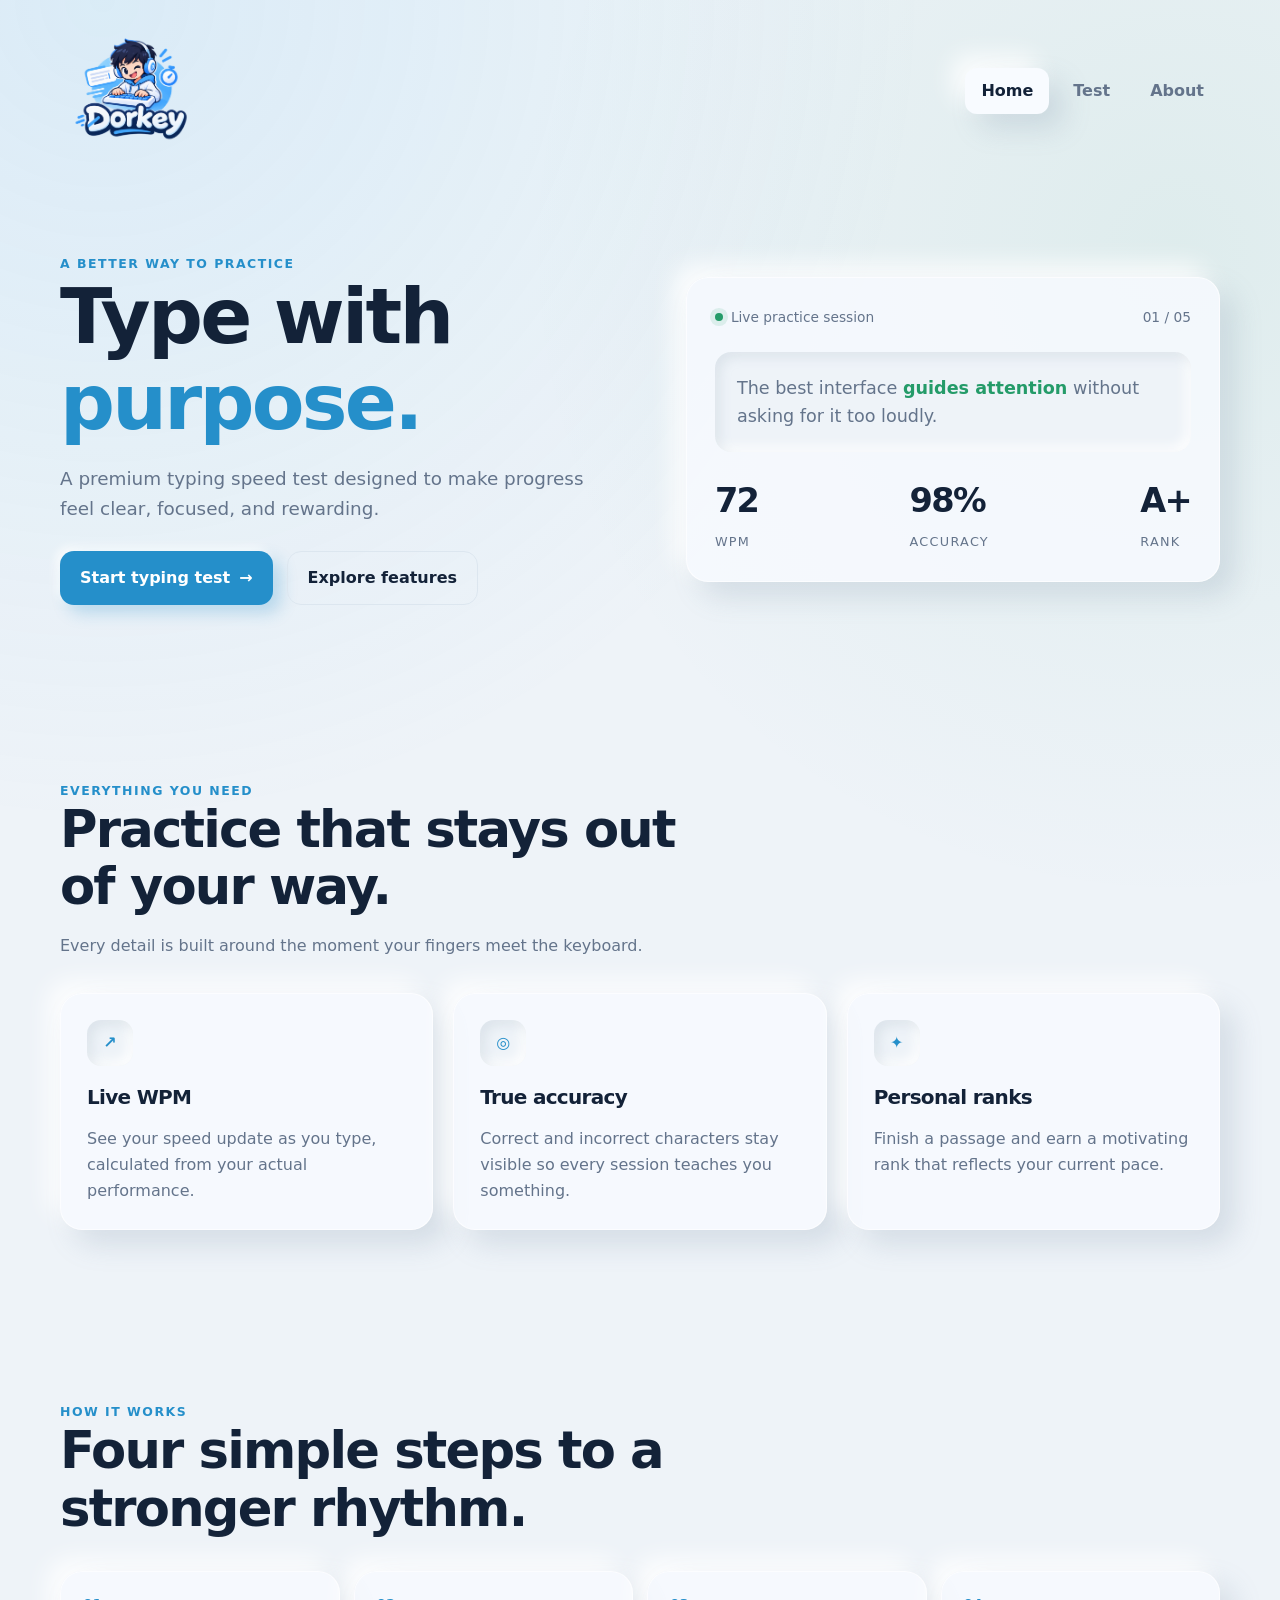
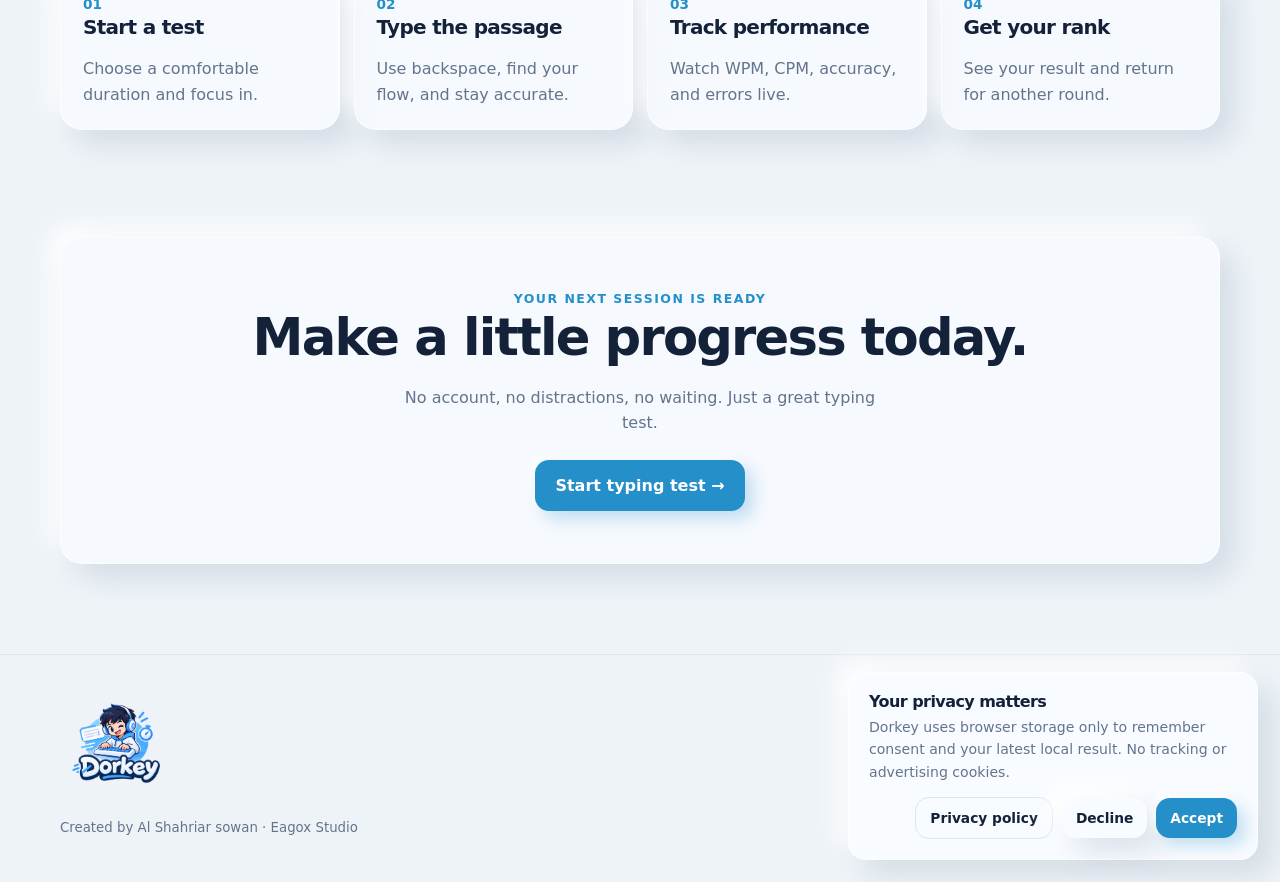
<file: index.html>
<!doctype html>
<html lang="en">
<head>
  <meta charset="utf-8">
  <meta name="viewport" content="width=device-width, initial-scale=1">

  <!-- Primary SEO -->
  <title>Dorkey — Free Typing Speed Test &amp; Online Typing Test</title>

  <meta
    name="description"
    content="Test and improve your typing speed with Dorkey. Take a free online typing speed test with live WPM, CPM, accuracy, errors, timed tests, and instant results."
  >

  <meta name="robots" content="index, follow">
  <meta name="author" content="Dorkey">
  <meta name="theme-color" content="#ffffff">

  <link rel="canonical" href="https://dorkey.vercel.app/">

  <!-- =========================================================
       OPEN GRAPH / WHATSAPP / FACEBOOK / DISCORD / LINKEDIN
       ========================================================= -->

  <meta
    property="og:title"
    content="Dorkey — Free Typing Speed Test &amp; Online Typing Test"
  >

  <meta
    property="og:description"
    content="Build speed, accuracy, and confidence with a focused free online typing test."
  >

  <meta
    property="og:url"
    content="https://dorkey.vercel.app/"
  >

  <meta
    property="og:type"
    content="website"
  >

  <meta
    property="og:site_name"
    content="Dorkey"
  >

  <!-- IMPORTANT: WhatsApp/social preview image -->
  <meta
    property="og:image"
    content="https://dorkey.vercel.app/assets/link.jpg"
  >

  <meta
    property="og:image:secure_url"
    content="https://dorkey.vercel.app/assets/link.jpg"
  >

  <meta
    property="og:image:type"
    content="image/jpeg"
  >

  <meta
    property="og:image:alt"
    content="Dorkey — Free Typing Speed Test"
  >

  <!-- =========================================================
       TWITTER / X
       ========================================================= -->

  <meta
    name="twitter:card"
    content="summary_large_image"
  >

  <meta
    name="twitter:title"
    content="Dorkey — Free Typing Speed Test"
  >

  <meta
    name="twitter:description"
    content="Practice typing with live WPM, CPM, accuracy, and instant private results."
  >

  <meta
    name="twitter:image"
    content="https://dorkey.vercel.app/assets/link.jpg"
  >

  <meta
    name="twitter:image:alt"
    content="Dorkey — Free Typing Speed Test"
  >

  <!-- =========================================================
       FAVICON / APP ICONS
       ========================================================= -->

  <link
    rel="icon"
    type="image/png"
    href="assets/dorkey-favicon.png"
  >

  <link
    rel="apple-touch-icon"
    href="assets/dorkey-icon.png"
  >

  <!-- Styles -->
  <link rel="stylesheet" href="css/style.css">

  <!-- =========================================================
       STRUCTURED DATA
       ========================================================= -->

  <script type="application/ld+json">
  {
    "@context": "https://schema.org",
    "@graph": [
      {
        "@type": "WebSite",
        "name": "Dorkey",
        "url": "https://dorkey.vercel.app/",
        "description": "A free online typing speed test."
      },
      {
        "@type": "Organization",
        "name": "Dorkey",
        "url": "https://dorkey.vercel.app/",
        "logo": "https://dorkey.vercel.app/assets/dorkey-logo.png"
      },
      {
        "@type": "WebPage",
        "name": "Dorkey Free Typing Speed Test",
        "url": "https://dorkey.vercel.app/"
      }
    ]
  }
  </script>
</head>

<body>

  <!-- =========================================================
       NAVIGATION
       ========================================================= -->

  <header class="topbar">
    <div class="shell nav">

      <a
        class="brand"
        href="index.html"
        aria-label="Dorkey home"
      >
        <img
          src="assets/dorkey-logo.png"
          alt="Dorkey"
        >
      </a>

      <button
        class="nav-toggle"
        aria-expanded="false"
        aria-label="Open menu"
      >
        Menu
      </button>

      <nav class="nav-links">
        <a
          href="index.html"
          aria-current="page"
        >
          Home
        </a>

        <a href="pages/test.html">
          Test
        </a>

        <a href="pages/about.html">
          About
        </a>
      </nav>

    </div>
  </header>


  <!-- =========================================================
       MAIN CONTENT
       ========================================================= -->

  <main>

    <!-- HERO -->
    <section class="shell hero">

      <div class="animate">

        <div class="eyebrow">
          A better way to practice
        </div>

        <h1>
          Type with
          <span style="color:var(--blue-dark)">
            purpose.
          </span>
        </h1>

        <p class="lead">
          A premium typing speed test designed to make progress feel
          clear, focused, and rewarding.
        </p>

        <div class="actions">

          <a
            class="button primary"
            href="pages/test.html"
          >
            Start typing test
            <span aria-hidden="true">→</span>
          </a>

          <a
            class="button ghost"
            href="#features"
          >
            Explore features
          </a>

        </div>

      </div>


      <div class="hero-card animate delay-2">

        <div class="mini-top">

          <span class="status-dot">
            Live practice session
          </span>

          <span>
            01 / 05
          </span>

        </div>

        <div class="preview-text">
          The best interface
          <strong>guides attention</strong>
          without asking for it too loudly.
        </div>

        <div class="metric-row">

          <div class="metric">
            <b>72</b>
            <span>WPM</span>
          </div>

          <div class="metric">
            <b>98%</b>
            <span>Accuracy</span>
          </div>

          <div class="metric">
            <b>A+</b>
            <span>Rank</span>
          </div>

        </div>

      </div>

    </section>


    <!-- FEATURES -->
    <section
      id="features"
      class="section"
    >

      <div class="shell">

        <div class="section-heading">

          <div class="eyebrow">
            Everything you need
          </div>

          <h2>
            Practice that stays out of your way.
          </h2>

          <p>
            Every detail is built around the moment your fingers meet
            the keyboard.
          </p>

        </div>


        <div class="grid-3">

          <article class="card feature animate">

            <div class="feature-icon">
              ↗
            </div>

            <h3>
              Live WPM
            </h3>

            <p>
              See your speed update as you type, calculated from your
              actual performance.
            </p>

          </article>


          <article class="card feature animate delay-1">

            <div class="feature-icon">
              ◎
            </div>

            <h3>
              True accuracy
            </h3>

            <p>
              Correct and incorrect characters stay visible so every
              session teaches you something.
            </p>

          </article>


          <article class="card feature animate delay-2">

            <div class="feature-icon">
              ✦
            </div>

            <h3>
              Personal ranks
            </h3>

            <p>
              Finish a passage and earn a motivating rank that reflects
              your current pace.
            </p>

          </article>

        </div>

      </div>

    </section>


    <!-- HOW IT WORKS -->
    <section class="section">

      <div class="shell">

        <div class="section-heading">

          <div class="eyebrow">
            How it works
          </div>

          <h2>
            Four simple steps to a stronger rhythm.
          </h2>

        </div>


        <div class="steps">

          <article class="card step">

            <div class="step-num">
              01
            </div>

            <h3>
              Start a test
            </h3>

            <p>
              Choose a comfortable duration and focus in.
            </p>

          </article>


          <article class="card step">

            <div class="step-num">
              02
            </div>

            <h3>
              Type the passage
            </h3>

            <p>
              Use backspace, find your flow, and stay accurate.
            </p>

          </article>


          <article class="card step">

            <div class="step-num">
              03
            </div>

            <h3>
              Track performance
            </h3>

            <p>
              Watch WPM, CPM, accuracy, and errors live.
            </p>

          </article>


          <article class="card step">

            <div class="step-num">
              04
            </div>

            <h3>
              Get your rank
            </h3>

            <p>
              See your result and return for another round.
            </p>

          </article>

        </div>

      </div>

    </section>


    <!-- CTA -->
    <section class="shell card cta">

      <div class="eyebrow">
        Your next session is ready
      </div>

      <h2>
        Make a little progress today.
      </h2>

      <p>
        No account, no distractions, no waiting. Just a great typing test.
      </p>

      <a
        class="button primary"
        href="pages/test.html"
      >
        Start typing test →
      </a>

    </section>

  </main>


  <!-- =========================================================
       FOOTER
       ========================================================= -->

  <footer class="footer">

    <div class="shell footer-inner">

      <div>

        <img
          src="assets/dorkey-logo.png"
          alt="Dorkey"
        >

        <small>
          Created by

          <a
            href="https://alshahriarsayon.vercel.app/"
            target="_blank"
            rel="noopener"
          >
            Al Shahriar sowan
          </a>

          ·

          <a
            href="https://eagoxstudio.vercel.app/"
            target="_blank"
            rel="noopener"
          >
            Eagox Studio
          </a>
        </small>

      </div>


      <nav class="footer-links">

        <a href="index.html">
          Home
        </a>

        <a href="pages/test.html">
          Test
        </a>

        <a href="pages/about.html">
          About
        </a>

        <a href="pages/privacy.html">
          Privacy
        </a>

      </nav>

    </div>

  </footer>


  <!-- =========================================================
       PRIVACY CONSENT
       ========================================================= -->

  <aside
    class="consent"
    id="consent"
    hidden
  >

    <h3>
      Your privacy matters
    </h3>

    <p>
      Dorkey uses browser storage only to remember consent and your
      latest local result. No tracking or advertising cookies.
    </p>

    <div class="consent-actions">

      <a
        href="pages/privacy.html"
        class="button ghost"
      >
        Privacy policy
      </a>

      <button
        id="decline-consent"
        class="button"
      >
        Decline
      </button>

      <button
        id="accept-consent"
        class="button primary"
      >
        Accept
      </button>

    </div>

  </aside>


  <!-- JavaScript -->
  <script
    type="module"
    src="js/main.js"
  ></script>

</body>
</html>
</file>
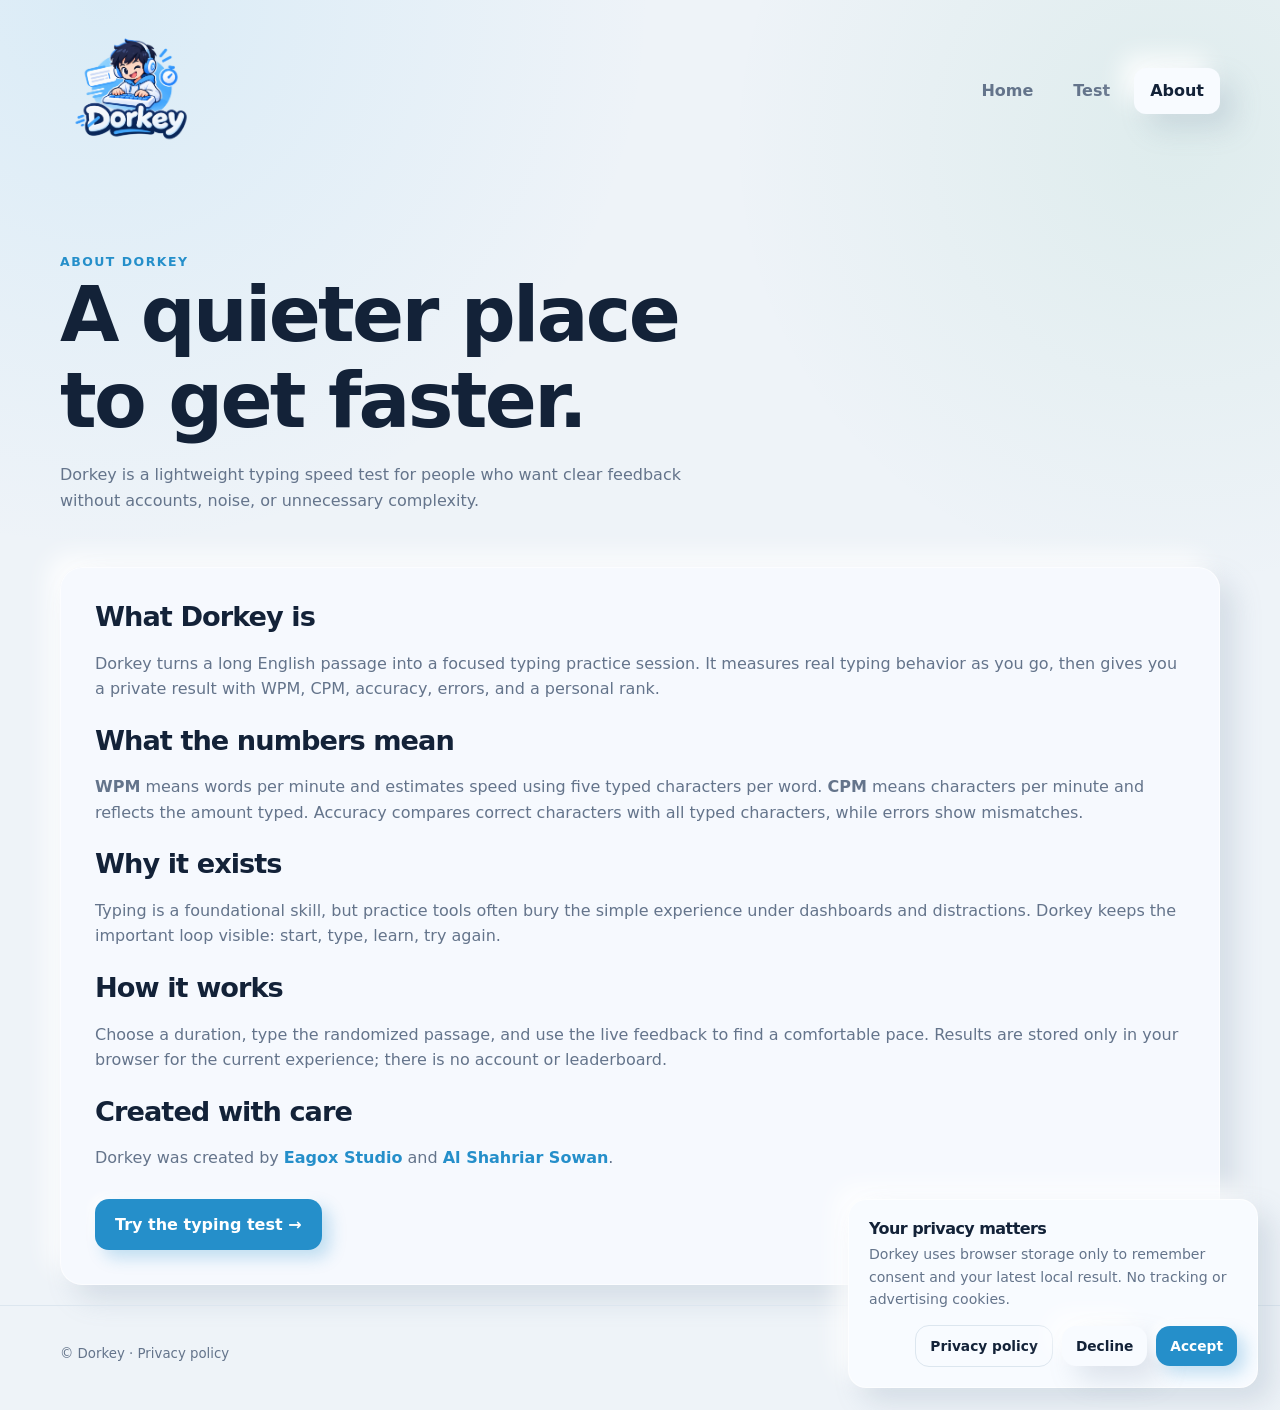
<file: pages/about.html>
<!doctype html>
<html lang="en"><head><meta charset="utf-8"><meta name="viewport" content="width=device-width, initial-scale=1"><title>About Dorkey — Online Typing Speed Test</title><meta name="description" content="Learn what Dorkey is, why it exists, and how its private browser-based typing speed test measures WPM, CPM, accuracy, and timed performance."><link rel="canonical" href="https://dorkey.vercel.app/pages/about.html"><meta property="og:title" content="About Dorkey — Online Typing Speed Test"><meta property="og:description" content="Learn how Dorkey makes typing practice focused, measurable, and private."><meta property="og:url" content="https://dorkey.vercel.app/pages/about.html"><meta property="og:type" content="website"><meta property="og:site_name" content="Dorkey"><meta property="og:image" content="https://dorkey.vercel.app/assets/dorkey-logo.png"><meta name="twitter:card" content="summary"><meta name="twitter:title" content="About Dorkey"><meta name="twitter:description" content="Learn how Dorkey's online typing test works."><meta name="twitter:image" content="https://dorkey.vercel.app/assets/dorkey-logo.png"><link rel="icon" type="image/png" href="../assets/dorkey-favicon.png"><link rel="apple-touch-icon" href="../assets/dorkey-icon.png"><link rel="stylesheet" href="../css/style.css"></head>
<body><header class="topbar"><div class="shell nav"><a class="brand" href="../index.html"><img src="../assets/dorkey-logo.png" alt="Dorkey"></a><button class="nav-toggle" aria-expanded="false" aria-label="Open menu">Menu</button><nav class="nav-links"><a href="../index.html">Home</a><a href="test.html">Test</a><a href="about.html" aria-current="page">About</a></nav></div></header>
<main class="shell"><section class="page-intro"><div class="eyebrow">About Dorkey</div><h1>A quieter place to get faster.</h1><p>Dorkey is a lightweight typing speed test for people who want clear feedback without accounts, noise, or unnecessary complexity.</p></section><section class="card content-card"><h2>What Dorkey is</h2><p>Dorkey turns a long English passage into a focused typing practice session. It measures real typing behavior as you go, then gives you a private result with WPM, CPM, accuracy, errors, and a personal rank.</p><h2>What the numbers mean</h2><p><strong>WPM</strong> means words per minute and estimates speed using five typed characters per word. <strong>CPM</strong> means characters per minute and reflects the amount typed. Accuracy compares correct characters with all typed characters, while errors show mismatches.</p><h2>Why it exists</h2><p>Typing is a foundational skill, but practice tools often bury the simple experience under dashboards and distractions. Dorkey keeps the important loop visible: start, type, learn, try again.</p><h2>How it works</h2><p>Choose a duration, type the randomized passage, and use the live feedback to find a comfortable pace. Results are stored only in your browser for the current experience; there is no account or leaderboard.</p><h2>Created with care</h2><p>Dorkey was created by <a href="https://eagoxstudio.vercel.app/" target="_blank" rel="noopener" style="color:var(--blue-dark);font-weight:800">Eagox Studio</a> and <a href="https://alshahriarsayon.vercel.app/" target="_blank" rel="noopener" style="color:var(--blue-dark);font-weight:800">Al Shahriar Sowan</a>.</p><div class="actions"><a class="button primary" href="test.html">Try the typing test →</a></div></section></main>
<footer class="footer"><div class="shell footer-inner"><small>© Dorkey · <a href="privacy.html">Privacy policy</a></small><nav class="footer-links"><a href="../index.html">Home</a><a href="test.html">Test</a></nav></div></footer><script type="application/ld+json">{"@context":"https://schema.org","@type":"AboutPage","name":"About Dorkey","url":"https://dorkey.vercel.app/pages/about.html","isPartOf":{"@type":"WebSite","name":"Dorkey","url":"https://dorkey.vercel.app/"}}</script><script type="module" src="../js/main.js?v=production"></script></body></html>
</file>
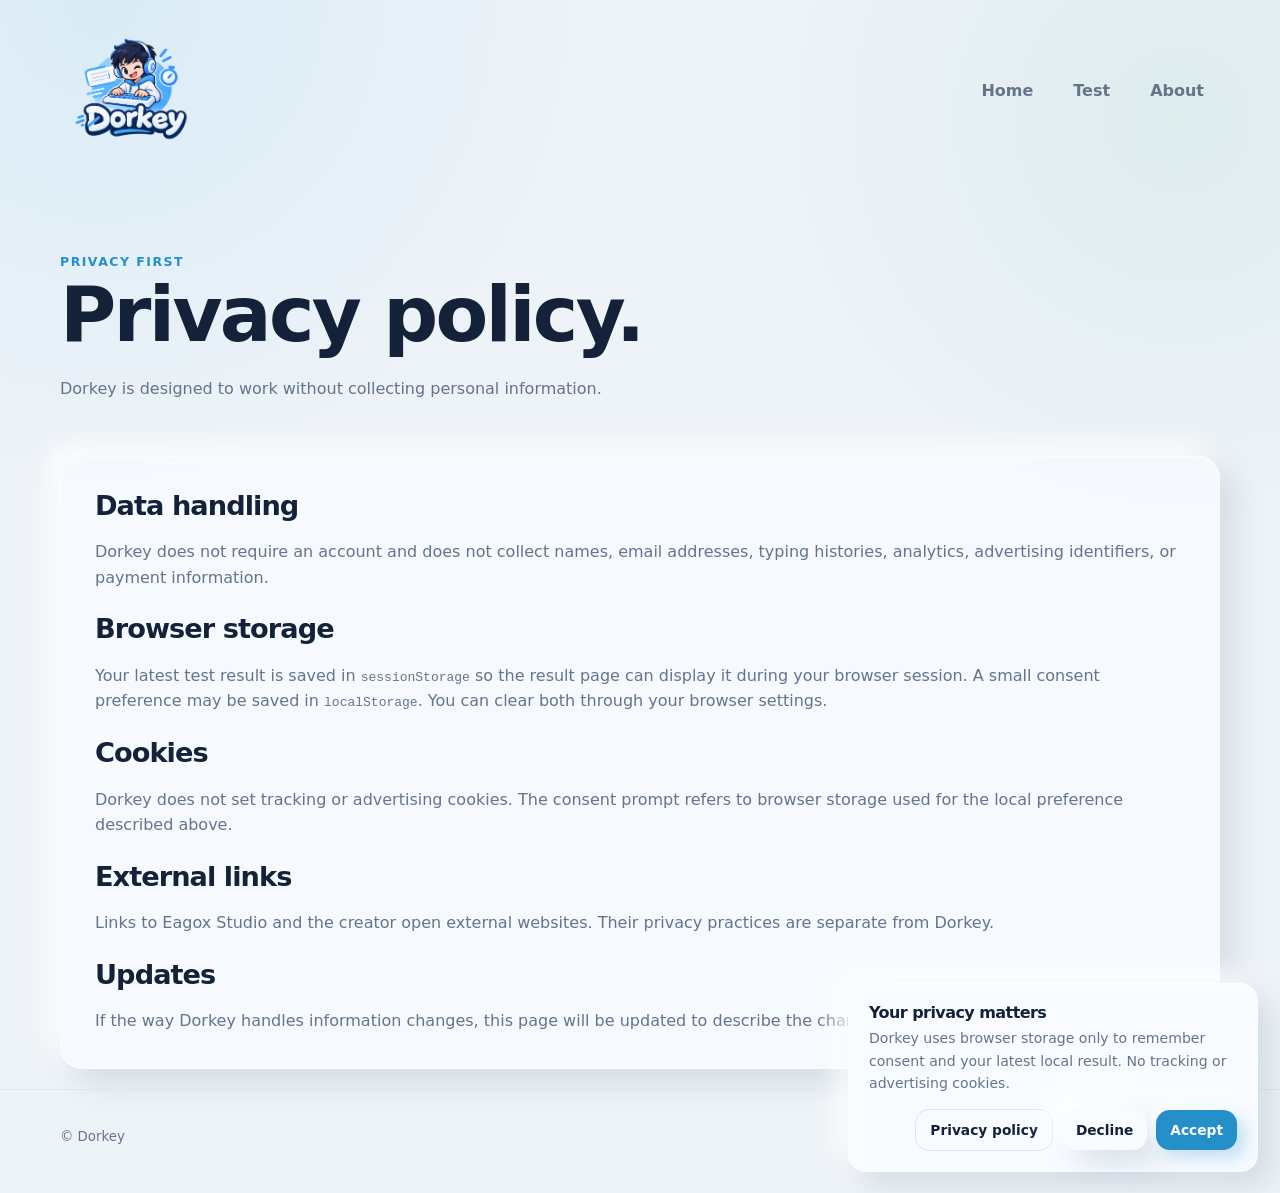
<file: pages/privacy.html>
<!doctype html>
<html lang="en"><head><meta charset="utf-8"><meta name="viewport" content="width=device-width, initial-scale=1"><title>Privacy Policy — Dorkey</title><meta name="description" content="Read Dorkey's straightforward privacy policy for browser storage, cookies, and external links."><link rel="canonical" href="https://dorkey.vercel.app/pages/privacy.html"><meta property="og:title" content="Privacy Policy — Dorkey"><meta property="og:description" content="A clear explanation of Dorkey's browser-only storage and privacy behavior."><meta property="og:url" content="https://dorkey.vercel.app/pages/privacy.html"><meta property="og:type" content="website"><meta property="og:site_name" content="Dorkey"><meta property="og:image" content="https://dorkey.vercel.app/assets/dorkey-logo.png"><meta name="twitter:card" content="summary"><meta name="twitter:title" content="Privacy Policy — Dorkey"><meta name="twitter:description" content="Learn how Dorkey handles browser storage and privacy."><meta name="twitter:image" content="https://dorkey.vercel.app/assets/dorkey-logo.png"><link rel="icon" type="image/png" href="../assets/dorkey-favicon.png"><link rel="apple-touch-icon" href="../assets/dorkey-icon.png"><link rel="stylesheet" href="../css/style.css"></head>
<body><header class="topbar"><div class="shell nav"><a class="brand" href="../index.html"><img src="../assets/dorkey-logo.png" alt="Dorkey"></a><button class="nav-toggle" aria-expanded="false" aria-label="Open menu">Menu</button><nav class="nav-links"><a href="../index.html">Home</a><a href="test.html">Test</a><a href="about.html">About</a></nav></div></header>
<main class="shell"><section class="page-intro"><div class="eyebrow">Privacy first</div><h1>Privacy policy.</h1><p>Dorkey is designed to work without collecting personal information.</p></section><section class="card content-card"><h2>Data handling</h2><p>Dorkey does not require an account and does not collect names, email addresses, typing histories, analytics, advertising identifiers, or payment information.</p><h2>Browser storage</h2><p>Your latest test result is saved in <code>sessionStorage</code> so the result page can display it during your browser session. A small consent preference may be saved in <code>localStorage</code>. You can clear both through your browser settings.</p><h2>Cookies</h2><p>Dorkey does not set tracking or advertising cookies. The consent prompt refers to browser storage used for the local preference described above.</p><h2>External links</h2><p>Links to Eagox Studio and the creator open external websites. Their privacy practices are separate from Dorkey.</p><h2>Updates</h2><p>If the way Dorkey handles information changes, this page will be updated to describe the change clearly.</p></section></main>
<footer class="footer"><div class="shell footer-inner"><small>© Dorkey</small><nav class="footer-links"><a href="../index.html">Home</a><a href="test.html">Test</a><a href="about.html">About</a></nav></div></footer><script type="application/ld+json">{"@context":"https://schema.org","@type":"WebPage","name":"Privacy Policy — Dorkey","url":"https://dorkey.vercel.app/pages/privacy.html"}</script><script type="module" src="../js/main.js?v=production"></script></body></html>
</file>
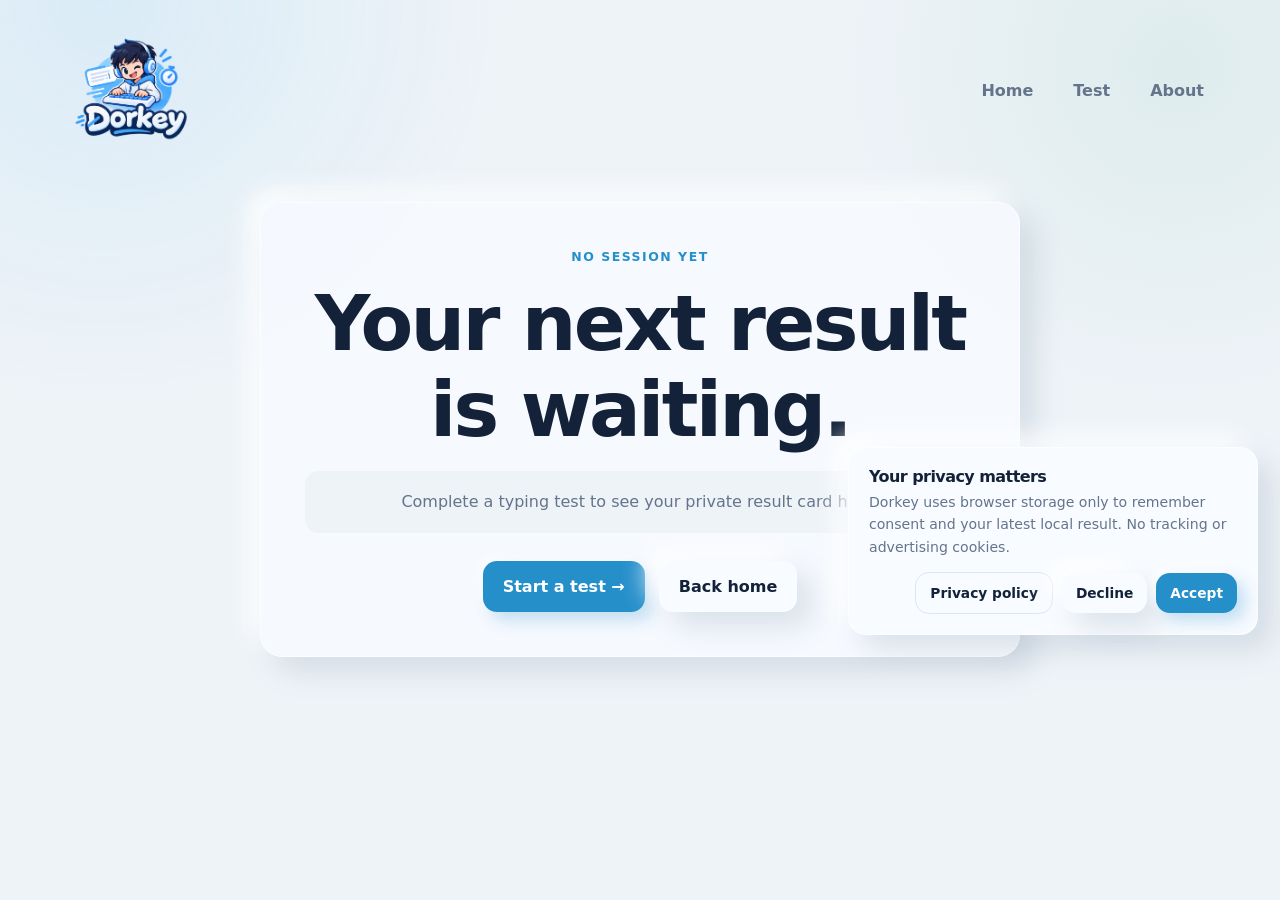
<file: pages/result.html>
<!doctype html>
<html lang="en">
<head><meta charset="utf-8"><meta name="viewport" content="width=device-width, initial-scale=1"><title>Typing Test Results | Dorkey</title><meta name="description" content="Review your latest private Dorkey typing test result, including WPM, accuracy, and rank."><meta name="robots" content="noindex,follow"><link rel="canonical" href="https://dorkey.vercel.app/pages/result.html"><meta property="og:title" content="Typing Test Results | Dorkey"><meta property="og:description" content="Review your private Dorkey typing speed test result."><meta property="og:url" content="https://dorkey.vercel.app/pages/result.html"><meta property="og:type" content="website"><meta property="og:site_name" content="Dorkey"><meta property="og:image" content="https://dorkey.vercel.app/assets/dorkey-logo.png"><meta name="twitter:card" content="summary"><meta name="twitter:title" content="Typing Test Results | Dorkey"><meta name="twitter:description" content="Review your private Dorkey typing test result."><meta name="twitter:image" content="https://dorkey.vercel.app/assets/dorkey-logo.png"><link rel="icon" type="image/png" href="../assets/dorkey-favicon.png"><link rel="apple-touch-icon" href="../assets/dorkey-icon.png"><link rel="stylesheet" href="../css/style.css"></head>
<body><header class="topbar"><div class="shell nav"><a class="brand" href="../index.html"><img src="../assets/dorkey-logo.png" alt="Dorkey"></a><button class="nav-toggle" aria-expanded="false" aria-label="Open menu">Menu</button><nav class="nav-links"><a href="../index.html">Home</a><a href="test.html">Test</a><a href="about.html">About</a></nav></div></header>
<main class="shell"><section id="result-content" class="card result-card animate"><div class="eyebrow">Session complete</div><h1>Your result</h1><div class="result-wpm" id="result-wpm">0<span> WPM</span></div><div class="rank-badge">Rank: <span id="result-rank" style="margin-left:6px">Beginner</span></div><p id="rank-description" style="color:var(--muted)">Your result is ready.</p><div class="result-grid"><div><strong id="result-cpm">0</strong><span>CPM</span></div><div><strong id="result-accuracy">100%</strong><span>Accuracy</span></div><div><strong id="result-errors">0</strong><span>Errors</span></div><div><strong id="result-duration">60s</strong><span>Duration</span></div><div><strong id="result-date">Today</strong><span>Saved locally</span></div></div><div class="actions" style="justify-content:center"><a class="button primary" href="test.html">Test again →</a><a class="button" href="../index.html">Back home</a></div></section><section id="empty-result" class="card result-card" hidden><div class="eyebrow">No session yet</div><h1>Your next result is waiting.</h1><p class="empty-state">Complete a typing test to see your private result card here.</p><div class="actions" style="justify-content:center"><a class="button primary" href="test.html">Start a test →</a><a class="button" href="../index.html">Back home</a></div></section></main>
<script type="module" src="../js/main.js"></script><script type="module" src="../js/result.js"></script></body></html>
</file>
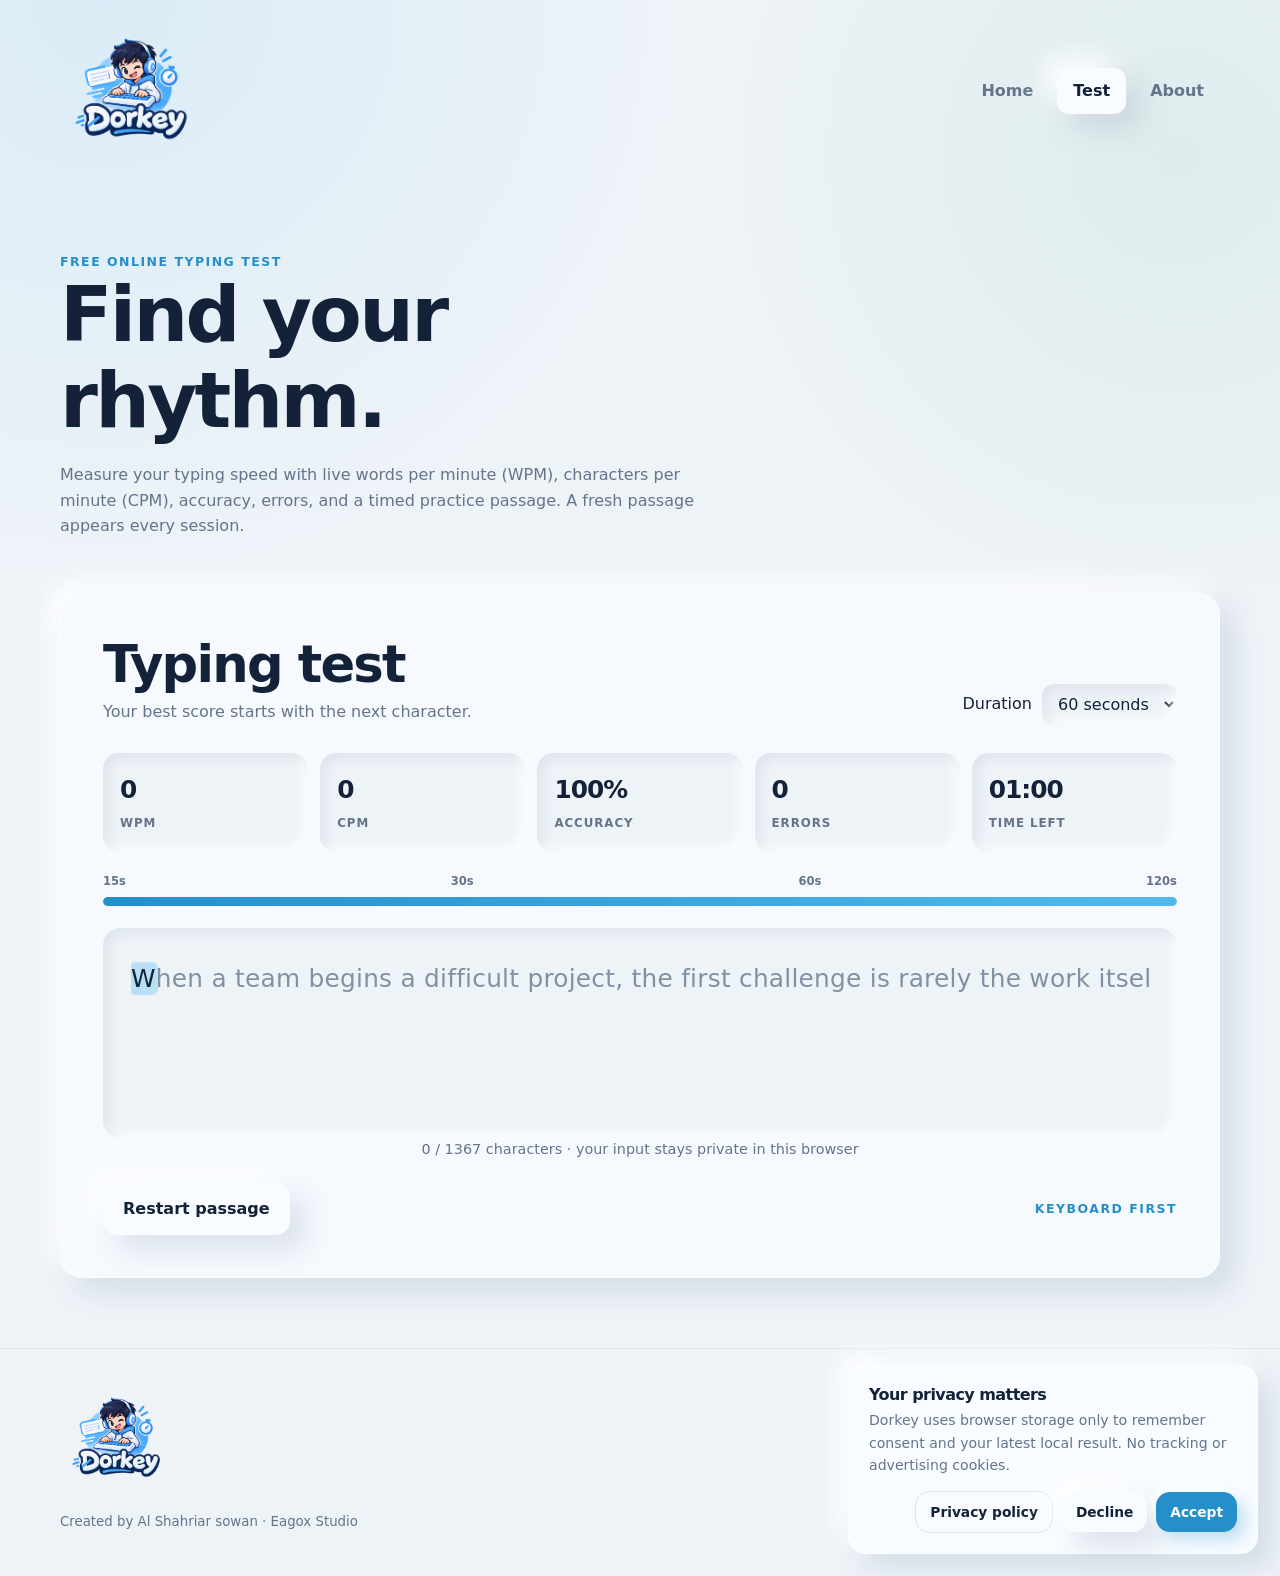
<file: pages/test.html>
<!doctype html>
<html lang="en">
<head><meta charset="utf-8"><meta name="viewport" content="width=device-width, initial-scale=1"><title>Typing Speed Test — Free Online WPM Test | Dorkey</title><meta name="description" content="Take a free online typing speed test with timed practice, live WPM, CPM, accuracy, and error feedback from Dorkey."><link rel="canonical" href="https://dorkey.vercel.app/pages/test.html"><meta property="og:title" content="Typing Speed Test — Free Online WPM Test | Dorkey"><meta property="og:description" content="Measure typing speed, WPM, CPM, accuracy, and errors with Dorkey's focused timed typing test."><meta property="og:url" content="https://dorkey.vercel.app/pages/test.html"><meta property="og:type" content="website"><meta property="og:site_name" content="Dorkey"><meta property="og:image" content="https://dorkey.vercel.app/assets/dorkey-logo.png"><meta name="twitter:card" content="summary"><meta name="twitter:title" content="Typing Speed Test | Dorkey"><meta name="twitter:description" content="Take a free timed typing test with live WPM and accuracy feedback."><meta name="twitter:image" content="https://dorkey.vercel.app/assets/dorkey-logo.png"><link rel="icon" type="image/png" href="../assets/dorkey-favicon.png"><link rel="apple-touch-icon" href="../assets/dorkey-icon.png"><link rel="stylesheet" href="../css/style.css?v=production"></head>
<body>
<header class="topbar"><div class="shell nav"><a class="brand" href="../index.html"><img src="../assets/dorkey-logo.png" alt="Dorkey"></a><button class="nav-toggle" aria-expanded="false" aria-label="Open menu">Menu</button><nav class="nav-links"><a href="../index.html">Home</a><a href="test.html" aria-current="page">Test</a><a href="about.html">About</a></nav></div></header>
<main class="shell test-page"><section class="page-intro animate"><div class="eyebrow">Free online typing test</div><h1>Find your rhythm.</h1><p>Measure your typing speed with live words per minute (WPM), characters per minute (CPM), accuracy, errors, and a timed practice passage. A fresh passage appears every session.</p></section>
<section class="card test-card animate delay-1"><div class="test-head"><div><h1>Typing test</h1><p>Your best score starts with the next character.</p></div><div class="controls"><label for="duration">Duration</label><select class="select" id="duration"><option value="15">15 seconds</option><option value="30">30 seconds</option><option value="60" selected>60 seconds</option><option value="120">2 minutes</option></select></div></div>
<div class="metrics"><div class="metric-box"><strong id="wpm">0</strong><span>WPM</span></div><div class="metric-box"><strong id="cpm">0</strong><span>CPM</span></div><div class="metric-box"><strong id="accuracy">100%</strong><span>Accuracy</span></div><div class="metric-box"><strong id="errors">0</strong><span>Errors</span></div><div class="metric-box"><strong id="timer">01:00</strong><span>Time left</span></div></div>
<div class="timeline" aria-label="Remaining test time"><div class="timeline-labels"><span>15s</span><span>30s</span><span>60s</span><span>120s</span></div><div class="timeline-track"><div class="timeline-fill" id="timeline-fill"></div></div></div>
<div class="passage-wrap" id="passage-wrap"><div class="passage-viewport" id="passage-viewport"><div class="passage passage-content" id="passage" aria-label="Typing passage"></div></div><input class="typing-input" id="typing-input" aria-label="Type the passage" autocomplete="off" autocapitalize="off" spellcheck="false"></div><p class="typing-hint"><span id="progress">0 / 0</span> characters · your input stays private in this browser</p><div class="test-actions"><button class="button" id="restart">Restart passage</button><span class="eyebrow">Keyboard first</span></div></section></main>
<footer class="footer"><div class="shell footer-inner"><div><img src="../assets/dorkey-logo.png" alt="Dorkey"><small>Created by <a href="https://alshahriarsayon.vercel.app/" target="_blank" rel="noopener">Al Shahriar sowan</a> · <a href="https://eagoxstudio.vercel.app/" target="_blank" rel="noopener">Eagox Studio</a></small></div><nav class="footer-links"><a href="index.html">Home</a><a href="pages/test.html">Test</a><a href="pages/about.html">About</a><a href="pages/privacy.html">Privacy</a></nav></div></footer>
<script type="application/ld+json">{"@context":"https://schema.org","@type":"WebPage","name":"Typing Speed Test — Free Online WPM Test","url":"https://dorkey.vercel.app/pages/test.html","description":"A free timed typing speed test with live WPM, CPM, accuracy, and error feedback."}</script><script type="module" src="../js/main.js?v=production"></script><script type="module" src="../js/test.js?v=viewport3"></script>
</body></html>
</file>
<file: css/style.css>
:root {
  --bg: #eef3f8;
  --surface: #f8fbff;
  --navy: #132238;
  --muted: #64748b;
  --blue: #53b9ed;
  --blue-dark: #258fca;
  --green: #249b69;
  --red: #d95763;
  --line: #dce6ef;
  --shadow: 14px 14px 28px rgba(120, 143, 164, .22), -12px -12px 24px rgba(255,255,255,.9);
  --inset: inset 5px 5px 12px rgba(139, 160, 178, .18), inset -5px -5px 12px rgba(255,255,255,.9);
  --radius: 22px;
}
* { box-sizing: border-box; }
html { scroll-behavior: smooth; }
body { margin: 0; color: var(--navy); background: var(--bg); font-family: Inter, ui-sans-serif, system-ui, -apple-system, BlinkMacSystemFont, "Segoe UI", sans-serif; line-height: 1.6; overflow-x: hidden; }
body.page-enter { opacity: 1; transform: translateX(0); }
body.page-enter-active { opacity: 1; transform: translateX(0); }
body.page-exit { animation: none; opacity: 0; transform: translateX(-10px); transition: opacity .28s ease, transform .28s ease; }
body::before { content: ""; position: fixed; inset: 0; pointer-events: none; background: radial-gradient(circle at 8% 0%, rgba(83,185,237,.13), transparent 30%), radial-gradient(circle at 92% 10%, rgba(36,155,105,.08), transparent 26%); z-index: -1; }
a { color: inherit; text-decoration: none; }
button, select { font: inherit; }
button, a { -webkit-tap-highlight-color: transparent; }
:focus-visible { outline: 3px solid rgba(37,143,202,.55); outline-offset: 4px; }
.shell { width: min(1160px, calc(100% - 40px)); margin: 0 auto; }
.topbar { padding: 20px 0; }
.nav { display: flex; align-items: center; justify-content: space-between; gap: 24px; }
.brand img { width: 142px; display: block; }
.nav-links { display: flex; align-items: center; gap: 8px; }
.nav-links a { padding: 10px 16px; color: var(--muted); border-radius: 12px; font-weight: 700; transition: .2s ease; }
.nav-links a:hover, .nav-links a[aria-current="page"] { color: var(--navy); background: var(--surface); box-shadow: var(--shadow); }
.nav-toggle { display: none; border: 0; background: var(--surface); box-shadow: var(--shadow); color: var(--navy); border-radius: 12px; padding: 10px 12px; cursor: pointer; }
.hero { display: grid; grid-template-columns: 1.02fr .98fr; align-items: center; gap: 70px; padding: 72px 0 90px; }
.eyebrow { color: var(--blue-dark); font-weight: 800; letter-spacing: .12em; text-transform: uppercase; font-size: .78rem; }
h1, h2, h3 { line-height: 1.12; margin: 0 0 18px; letter-spacing: -.035em; }
h1 { font-size: clamp(3rem, 6vw, 5.5rem); max-width: 720px; }
h2 { font-size: clamp(2rem, 4vw, 3.2rem); }
h3 { font-size: 1.25rem; }
.lead { color: var(--muted); font-size: 1.15rem; max-width: 580px; }
.actions { display: flex; flex-wrap: wrap; gap: 14px; margin-top: 28px; }
.button { display: inline-flex; align-items: center; justify-content: center; gap: 9px; border: 0; cursor: pointer; border-radius: 14px; padding: 13px 20px; color: var(--navy); background: var(--surface); box-shadow: var(--shadow); font-weight: 800; transition: transform .2s ease, box-shadow .2s ease, background .2s ease; }
.button:hover { transform: translateY(-2px); }
.button:active { transform: translateY(1px); box-shadow: var(--inset); }
.button.primary { color: #fff; background: var(--blue-dark); box-shadow: 8px 8px 16px rgba(37,143,202,.25), -4px -4px 10px rgba(255,255,255,.8); }
.button.ghost { background: transparent; box-shadow: none; border: 1px solid var(--line); }
.hero-card, .card { border: 1px solid rgba(255,255,255,.7); border-radius: var(--radius); background: rgba(248,251,255,.8); box-shadow: var(--shadow); }
.hero-card { padding: 28px; transform: rotate(1.5deg); }
.hero-card:hover { transform: rotate(0) translateY(-3px); }
.mini-top, .metric-row, .test-head { display: flex; align-items: center; justify-content: space-between; gap: 16px; }
.mini-top { color: var(--muted); font-size: .86rem; margin-bottom: 24px; }
.status-dot { display: inline-flex; align-items: center; gap: 8px; }
.status-dot::before { content: ""; width: 8px; height: 8px; border-radius: 50%; background: var(--green); box-shadow: 0 0 0 5px rgba(36,155,105,.12); }
.preview-text { padding: 22px; border-radius: 16px; background: var(--bg); box-shadow: var(--inset); color: var(--muted); font-size: 1.1rem; }
.preview-text strong { color: var(--green); }
.metric-row { margin-top: 22px; }
.metric b { display: block; font-size: 2.1rem; letter-spacing: -.05em; }
.metric span { color: var(--muted); font-size: .8rem; text-transform: uppercase; letter-spacing: .1em; }
.section { padding: 86px 0; }
.section-heading { max-width: 620px; margin-bottom: 34px; }
.section-heading p { color: var(--muted); }
.grid-3 { display: grid; grid-template-columns: repeat(3, 1fr); gap: 20px; }
.feature { padding: 26px; }
.feature-icon { width: 46px; height: 46px; display: grid; place-items: center; color: var(--blue-dark); background: var(--bg); border-radius: 14px; box-shadow: var(--inset); font-weight: 900; margin-bottom: 20px; }
.feature p, .step p, .card p { color: var(--muted); margin: 0; }
.steps { display: grid; grid-template-columns: repeat(4, 1fr); gap: 14px; }
.step { padding: 22px; }
.step-num { color: var(--blue-dark); font-size: .85rem; font-weight: 900; }
.cta { padding: 52px; text-align: center; margin: 20px auto 90px; }
.cta p { max-width: 500px; margin: 0 auto 24px; color: var(--muted); }
.page-intro { padding: 70px 0 38px; }
.page-intro p { color: var(--muted); max-width: 650px; }
.content-card { padding: 34px; margin-bottom: 20px; }
.content-card h2 { font-size: 1.7rem; margin-top: 24px; }
.content-card h2:first-child { margin-top: 0; }
.content-card ul { color: var(--muted); padding-left: 22px; }
.footer { border-top: 1px solid var(--line); padding: 34px 0 44px; color: var(--muted); }
.footer-inner { display: flex; justify-content: space-between; gap: 28px; align-items: center; }
.footer img { width: 112px; margin-bottom: 8px; }
.footer small { display: block; }
.footer-links { display: flex; flex-wrap: wrap; gap: 18px; font-weight: 700; }
.footer-links a:hover { color: var(--blue-dark); }
.consent { position: fixed; z-index: 10; right: 22px; bottom: 22px; width: min(410px, calc(100% - 32px)); padding: 20px; border-radius: 18px; background: var(--surface); box-shadow: var(--shadow); border: 1px solid rgba(255,255,255,.8); }
.consent[hidden] { display: none; }
.consent h3 { font-size: 1rem; margin-bottom: 5px; }
.consent p { color: var(--muted); font-size: .88rem; margin: 0 0 14px; }
.consent-actions { display: flex; align-items: center; justify-content: flex-end; gap: 9px; }
.consent-actions .button { padding: 9px 14px; font-size: .86rem; }

/* Test and result surfaces */
.test-page { padding-bottom: 70px; }
.test-card { padding: clamp(20px, 4vw, 42px); }
.test-head { margin-bottom: 28px; align-items: flex-end; }
.test-head h1 { font-size: clamp(2rem, 4vw, 3.4rem); margin-bottom: 6px; }
.test-head p { color: var(--muted); margin: 0; }
.controls { display: flex; align-items: center; gap: 10px; flex-wrap: wrap; }
.select { padding: 10px 12px; border: 0; border-radius: 12px; color: var(--navy); background: var(--bg); box-shadow: var(--inset); }
.metrics { display: grid; grid-template-columns: repeat(5, 1fr); gap: 12px; margin-bottom: 20px; }
.metric-box { padding: 17px; border-radius: 16px; background: var(--bg); box-shadow: var(--inset); }
.metric-box strong { display: block; font-size: 1.55rem; letter-spacing: -.04em; }
.metric-box span { color: var(--muted); font-size: .74rem; font-weight: 800; letter-spacing: .08em; text-transform: uppercase; }
.timeline { margin: 4px 0 22px; }
.timeline-labels { display: flex; justify-content: space-between; color: var(--muted); font-size: .72rem; font-weight: 800; margin-bottom: 7px; }
.timeline-track { height: 9px; overflow: hidden; border-radius: 999px; background: var(--bg); box-shadow: var(--inset); }
.timeline-fill { width: 100%; height: 100%; border-radius: inherit; background: linear-gradient(90deg, var(--blue-dark), var(--blue)); transform-origin: left center; transition: width .18s linear; }
.passage-wrap { position: relative; padding: 28px; min-height: 210px; border-radius: 18px; background: var(--bg); box-shadow: var(--inset); cursor: text; overflow: hidden; }
.passage-viewport { position: relative; width: 100%; min-width: 0; min-height: 154px; overflow: hidden; contain: paint; }
.passage-content { position: absolute; top: 0; left: 0; width: max-content; max-width: none; white-space: nowrap; will-change: transform; transform: translate3d(0, 0, 0); }
.passage { color: #8291a2; font-size: clamp(1.15rem, 2.2vw, 1.55rem); line-height: 1.85; letter-spacing: .01em; user-select: none; }
.char { position: relative; border-radius: 4px; transition: color .12s ease, background .12s ease; }
.char.current { color: var(--navy); background: rgba(83,185,237,.35); box-shadow: 0 0 0 2px rgba(83,185,237,.3); }
.char.correct { color: var(--green); }
.char.incorrect { color: var(--red); background: rgba(217,87,99,.11); }
.typing-input { position: absolute; opacity: 0; width: 1px; height: 1px; pointer-events: none; }
.typing-hint { text-align: center; color: var(--muted); font-size: .9rem; margin: 16px 0 0; }
.test-actions { display: flex; justify-content: space-between; align-items: center; margin-top: 22px; gap: 16px; }
.result-card { padding: 44px; text-align: center; max-width: 760px; margin: 20px auto 90px; }
.result-card .eyebrow { margin-bottom: 14px; }
.result-wpm { font-size: clamp(5rem, 15vw, 10rem); line-height: .9; letter-spacing: -.09em; margin: 12px 0; color: var(--blue-dark); }
.result-wpm span { font-size: 1rem; letter-spacing: .1em; color: var(--muted); }
.rank-badge { display: inline-flex; align-items: center; padding: 9px 16px; color: #8a5d13; background: #fff2c7; border-radius: 999px; font-weight: 900; box-shadow: var(--inset); }
.result-grid { display: grid; grid-template-columns: repeat(5, 1fr); gap: 10px; margin: 34px 0; }
.result-grid div { padding: 14px 8px; background: var(--bg); box-shadow: var(--inset); border-radius: 14px; }
.result-grid strong { display: block; font-size: 1.25rem; }
.result-grid span { color: var(--muted); font-size: .7rem; text-transform: uppercase; }
.empty-state { padding: 18px; border-radius: 14px; background: var(--bg); color: var(--muted); }
.not-found { text-align: center; padding: 100px 0 130px; }
.not-found .code { font-size: clamp(6rem, 18vw, 12rem); line-height: 1; color: var(--blue-dark); font-weight: 900; letter-spacing: -.1em; }
@keyframes rise { from { opacity: 0; transform: translateY(16px); } to { opacity: 1; transform: translateY(0); } }
@keyframes pageIn { from { opacity: 0; transform: translateX(10px); } to { opacity: 1; transform: translateX(0); } }
.animate { animation: rise .65s both; }
.delay-1 { animation-delay: .08s; } .delay-2 { animation-delay: .16s; } .delay-3 { animation-delay: .24s; }
@media (max-width: 800px) {
  .shell { width: min(100% - 28px, 680px); }
  .nav-toggle { display: block; }
  .nav-links { display: none; position: absolute; left: 14px; right: 14px; top: 76px; padding: 10px; border-radius: 16px; background: var(--surface); box-shadow: var(--shadow); flex-direction: column; align-items: stretch; z-index: 5; }
  .nav-links.open { display: flex; }
  .nav-links a { text-align: center; }
  .hero { grid-template-columns: 1fr; gap: 40px; padding: 45px 0 65px; }
  .grid-3, .steps { grid-template-columns: repeat(2, 1fr); }
  .metrics { grid-template-columns: repeat(3, 1fr); }
  .metric-box:last-child { grid-column: span 3; }
}
@media (max-width: 520px) {
  h1 { font-size: 2.75rem; }
  .grid-3, .steps { grid-template-columns: 1fr; }
  .hero-card { padding: 20px; }
  .section { padding: 58px 0; }
  .footer-inner, .test-head, .test-actions { align-items: flex-start; flex-direction: column; }
  .footer-links { gap: 12px; }
  .metrics { grid-template-columns: repeat(2, 1fr); }
  .metric-box:last-child { grid-column: auto; }
  .passage-wrap { padding: 20px; min-height: 280px; }
  .passage-viewport { min-height: 238px; }
  .result-card { padding: 28px 18px; }
  .result-grid { grid-template-columns: repeat(2, 1fr); }
  .result-grid div:last-child { grid-column: span 2; }
}
@media (prefers-reduced-motion: reduce) {
  *, *::before, *::after { scroll-behavior: auto !important; animation-duration: .01ms !important; transition-duration: .01ms !important; }
  body.page-enter, body.page-enter-active, body.page-exit { opacity: 1; transform: none; }
}
</file>
